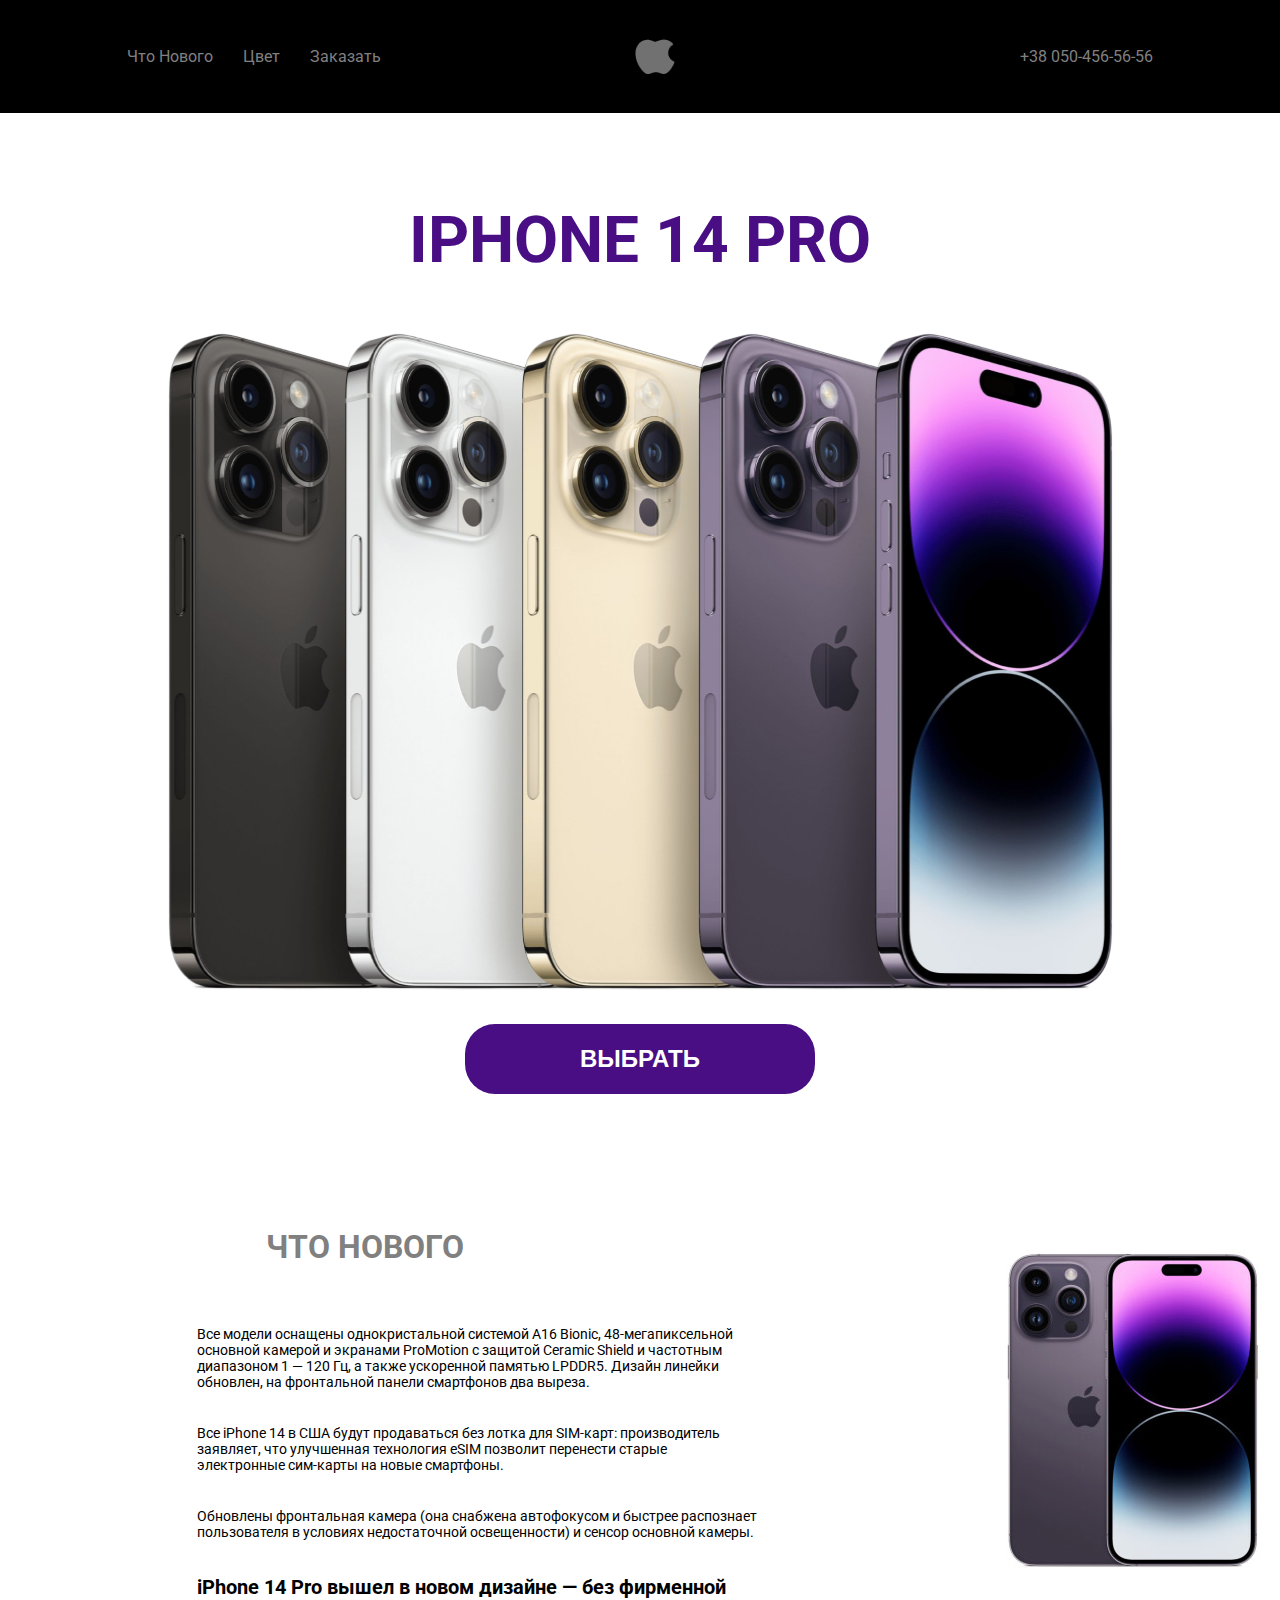
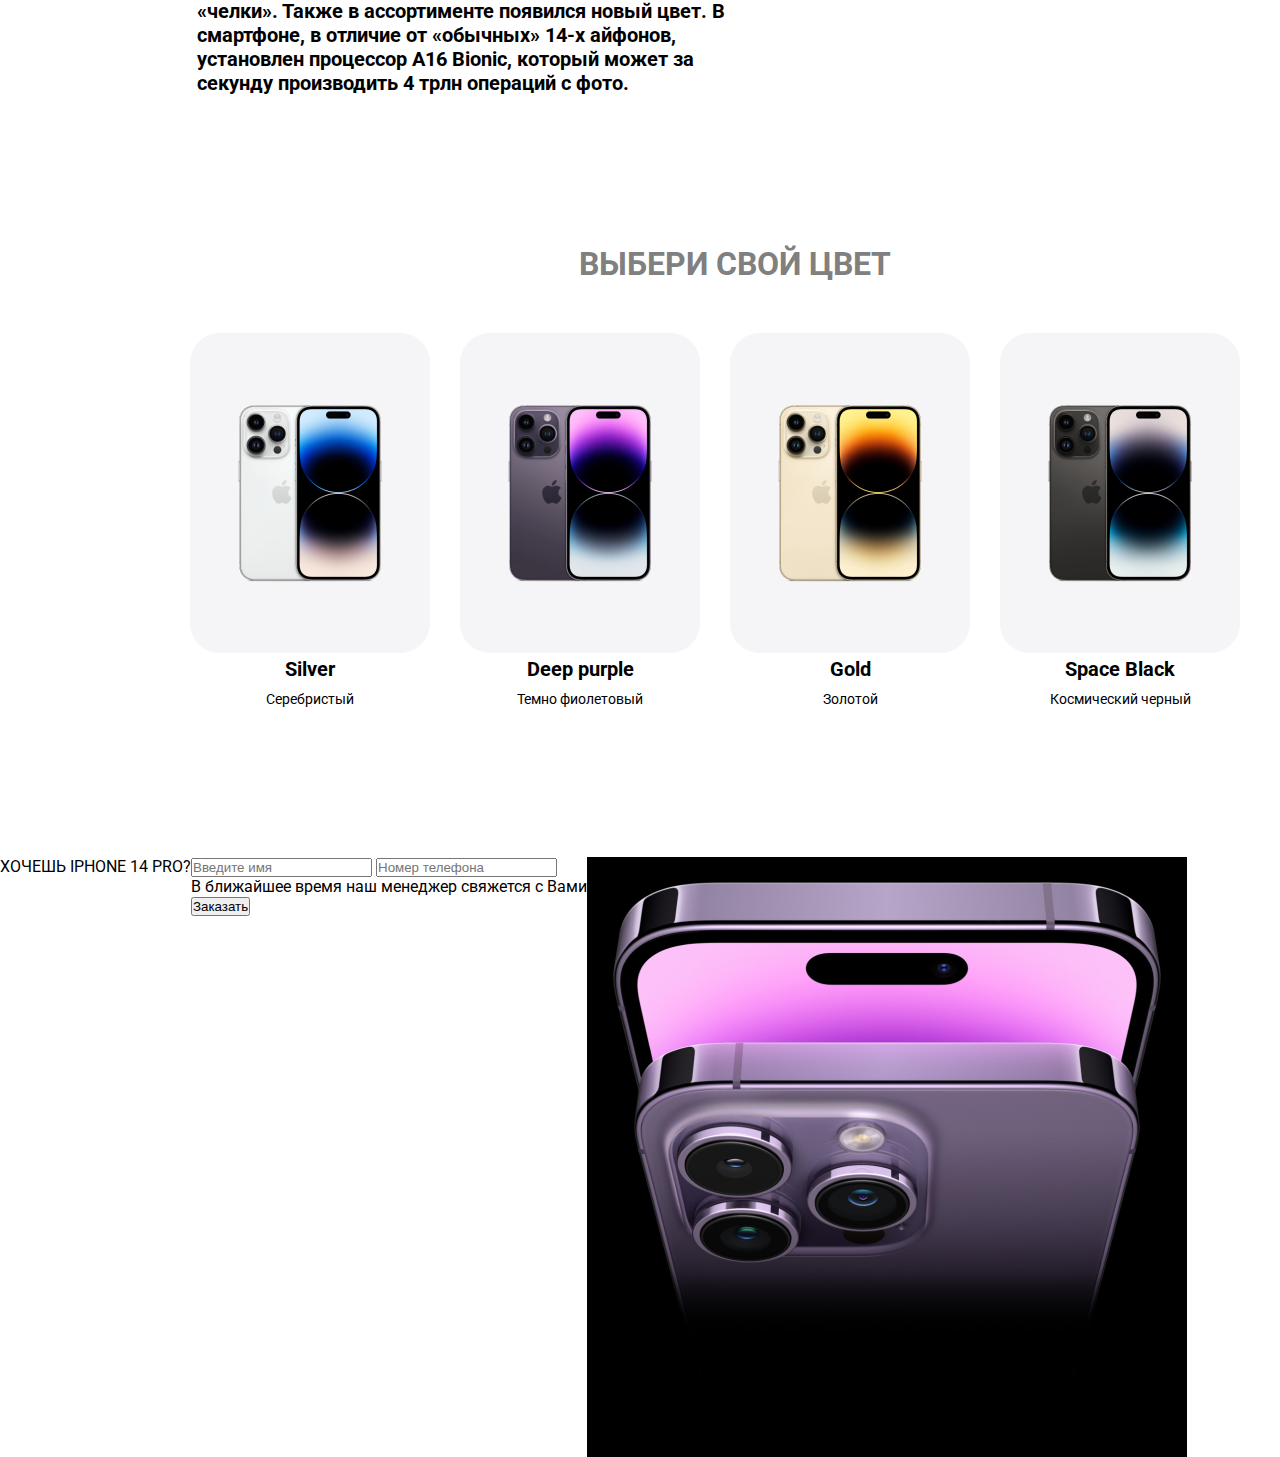
<file: index.html>
<!DOCTYPE html>
<html lang="en">
<head>
    <meta charset="UTF-8">
    <meta http-equiv="X-UA-Compatible" content="IE=edge">
    <meta name="viewport" content="width=device-width, initial-scale=1.0">
    <link rel="preconnect" href="https://fonts.googleapis.com">
    <link rel="preconnect" href="https://fonts.gstatic.com" crossorigin>
    <link href="https://fonts.googleapis.com/css2?family=Roboto:wght@300;400;700&display=swap" rel="stylesheet">
    <link rel="stylesheet" href="/CSS/main.css">
    <title>Iphone 14 pro max</title>
</head>
<body>
    <!----------------------Шапка------------------------------------->
    <header>
        <div class="header">
            <ul class="header_list_">
                <li class="header_list"> <a href="#" class="header_link" >Что Нового</a></li>
                <li class="header_list"> <a href="#" class="header_link" >Цвет</a></li>
                <li class="header_list"> <a href="#" class="header_link" >Заказать</a></li>
            </ul>
            <img class="header_img" src="/img/Vector-1.png" alt="apple">
            <a class="header_link2" href="#">+38 050-456-56-56</a>
        </div>
    </header>
    <!----------------------Шапка------------------------------------->

    <!------------------------------Выбор----------------------------->
    <div class="choice">
        <p class="choice_h1" >IPHONE 14 PRO</p>
        <p class="imgg"><img class="choice_img" src="/img/iphone 14 pro max.png" alt="Iphone"></p>
        <button class="choice_button">
            <p class="button_choice">ВЫБРАТЬ</p>
        </button>
    </div>
    <!-----------------------------Выбор------------------------------>
    <section class="new">
        <div class="new_main">
    <div class="inf">
        <p class="text_inf_main">ЧТО НОВОГО</p>
        <p class="text_inf">Все модели оснащены однокристальной системой A16 Bionic, 48-мегапиксельной основной камерой и экранами ProMotion с защитой Ceramic Shield и частотным диапазоном 1 — 120 Гц, а также ускоренной памятью LPDDR5. Дизайн линейки обновлен, на фронтальной панели смартфонов два выреза. </p>

        <p class="text_inf">Все iPhone 14 в США будут продаваться без лотка для SIM-карт: производитель заявляет, что улучшенная технология eSIM позволит перенести старые электронные сим-карты на новые смартфоны.</p>

        <p class="text_inf">Обновлены фронтальная камера (она снабжена автофокусом и быстрее распознает пользователя в условиях недостаточной освещенности) и сенсор основной камеры.
        </p>

        <p class="text_main02">iPhone 14 Pro вышел в новом дизайне — без фирменной «челки». Также в ассортименте появился новый цвет. В смартфоне, в отличие от «обычных» 14-х айфонов, установлен процессор A16 Bionic, который может за секунду производить 4 трлн операций с фото.</p>
       </div>
       <img class="img_inf" src="/img/Apple-iPhone-14-Pro-Max 1.jpg" alt="Iphone">
         </div>
    </section>
    <!---------------------------Цвет--------------------------------->
    <section class="color">
        <div class="color_h1">
            <p class="h1_color">ВЫБЕРИ СВОЙ ЦВЕТ</p>
        </div>
        <div class="nav_color">
            <ul class="text_nav_color">
                <li>
                    <img src="/img/silver 1.jpg" alt="#">
                    <p class="text_color">Silver</p>
                    <p class="text_color2">Серебристый</p>
                </li>
                <li>
                    <img src="/img/silver2.jpg" alt="#">
                    <p class="text_color">Deep purple</p>
                    <p class="text_color2">Темно фиолетовый</p>
                </li>
                <li>
                    <img src="/img/silver3.jpg" alt="#">
                    <p class="text_color">Gold</p>
                    <p class="text_color2">Золотой</p>
                </li>
                <li>
                    <img src="/img/silver4.jpg" alt="#">
                    <p class="text_color">Space Black</p>
                    <p class="text_color2">Космический черный</p>
                </li>
            </ul>
        </div>
    </section>
    <section class="receiving">
        <div class="rec">
            <div class="form">
                <p class="rec_title">
                    ХОЧЕШЬ IPHONE 14 PRO?
                </p>
                <form>
                    <input type="text" placeholder="Введите имя">
                    <input type="text" placeholder="Номер телефона">
                    <p class="text_rec">В ближайшее время наш менеджер свяжется с Вами</p>
                <button class="button_rec" type="submit">Заказать</button>
                </form>
                <img src="/img/rec.jpg" alt="#">
            </div>
        </div>
    </section>
</body>
</html>
</file>
<file: CSS/main.css>
* {
    margin: -0;
    padding: 0;
}

body {
    font-family: 'Roboto', sans-serif;
}

/*---------------------------------Шапка----------------------------*/

.header {
    background-color:  black;
    width: 100%;
    height: 113px;
    display: flex;
    justify-content: center;
    align-items: center;
}

.header_img {
    height: 35px;
    width: 40px;
}

.header_list_ {
    list-style: none;
}

.header_link {
    color: grey;
    text-decoration: none;
    size: 24px;
}


.header, ul {
    display: flex;
    margin-right: 224px;
}

.header,li {
    margin-right: 30px;
    text-align: center;
}

.header_link2 {
    margin-left: 345px;
    list-style: none;
    text-decoration: none;
    color: grey;
    size: 24px;
}
/* -------------------------Шапка-------------------------------*/

/*-----------------------Выбор----------------------------------*/

.choice {
    margin-top: 90px;
}

.choice_h1 {
    text-align: center;
    font-size: 64px;
    font-weight: 700;
    color: #490E84;
}

.choice_img {
    width: 953px;
    height: 657px;
    margin-top: 55px;
}

.imgg {
    text-align: center;
}

.choice_button {
    display:block;
    margin-top: 25px;
    background: #490E84;
    border-radius: 30px;
    color: white;
    width: 350px;
    height: 70px;
    font-size: 24px;
    text-align: center;
    font-weight: 700;
    border: 0;
    margin: 0 auto;
    margin-top: 30px;
}

.button_choice {
    align-items: center;
    margin: 0 auto;
    font-size: 24px; 
}

/*------------------------Выбор----------------------------------*/
/*-----------------------Инфа------------------------------------*/
.text_inf_main {
    text-align: center;
    font-size: 32px;
    color: grey;
    font-weight: 700;
    margin-top: 134px;
    margin-bottom: 60px;
}

.text_inf {
    margin-left: 224px;
    margin-bottom: 35px;
    font-size: 14px;
    font-weight: 400;
    display: block;
    width: 560px;
}

.text_main02 {
    font-size: 20px;
    font-weight: 700;
    margin-left: 224px;
    width: 560px;
}

.new_main {
    display: flex;
    justify-content: center;
}
.img_inf {
    width: 350px;
    height: 370px;
    margin-top: 130px;
    margin-left: 200px;
}
/* --------------------------------Цвет------------------------------*/

.h1_color {
    margin-top: 150px;
    margin-bottom: 50px;
    text-align: center;
    color: grey;
    font-size: 32px;
    font-weight: 700;
}

.text_nav_color {
    display: flex;
    justify-content: space-between;
}

li {
    list-style: none;
}

.color {
    margin-left: 190px;
    margin-bottom: 150px;
}

.text_color {
    font-size: 20px;
    font-weight: 700;
    margin-bottom: 10px;
}

.text_color2 {
    font-weight: 400;
    font-size: 14px;
}

.form {
    display: flex;
}
</file>
